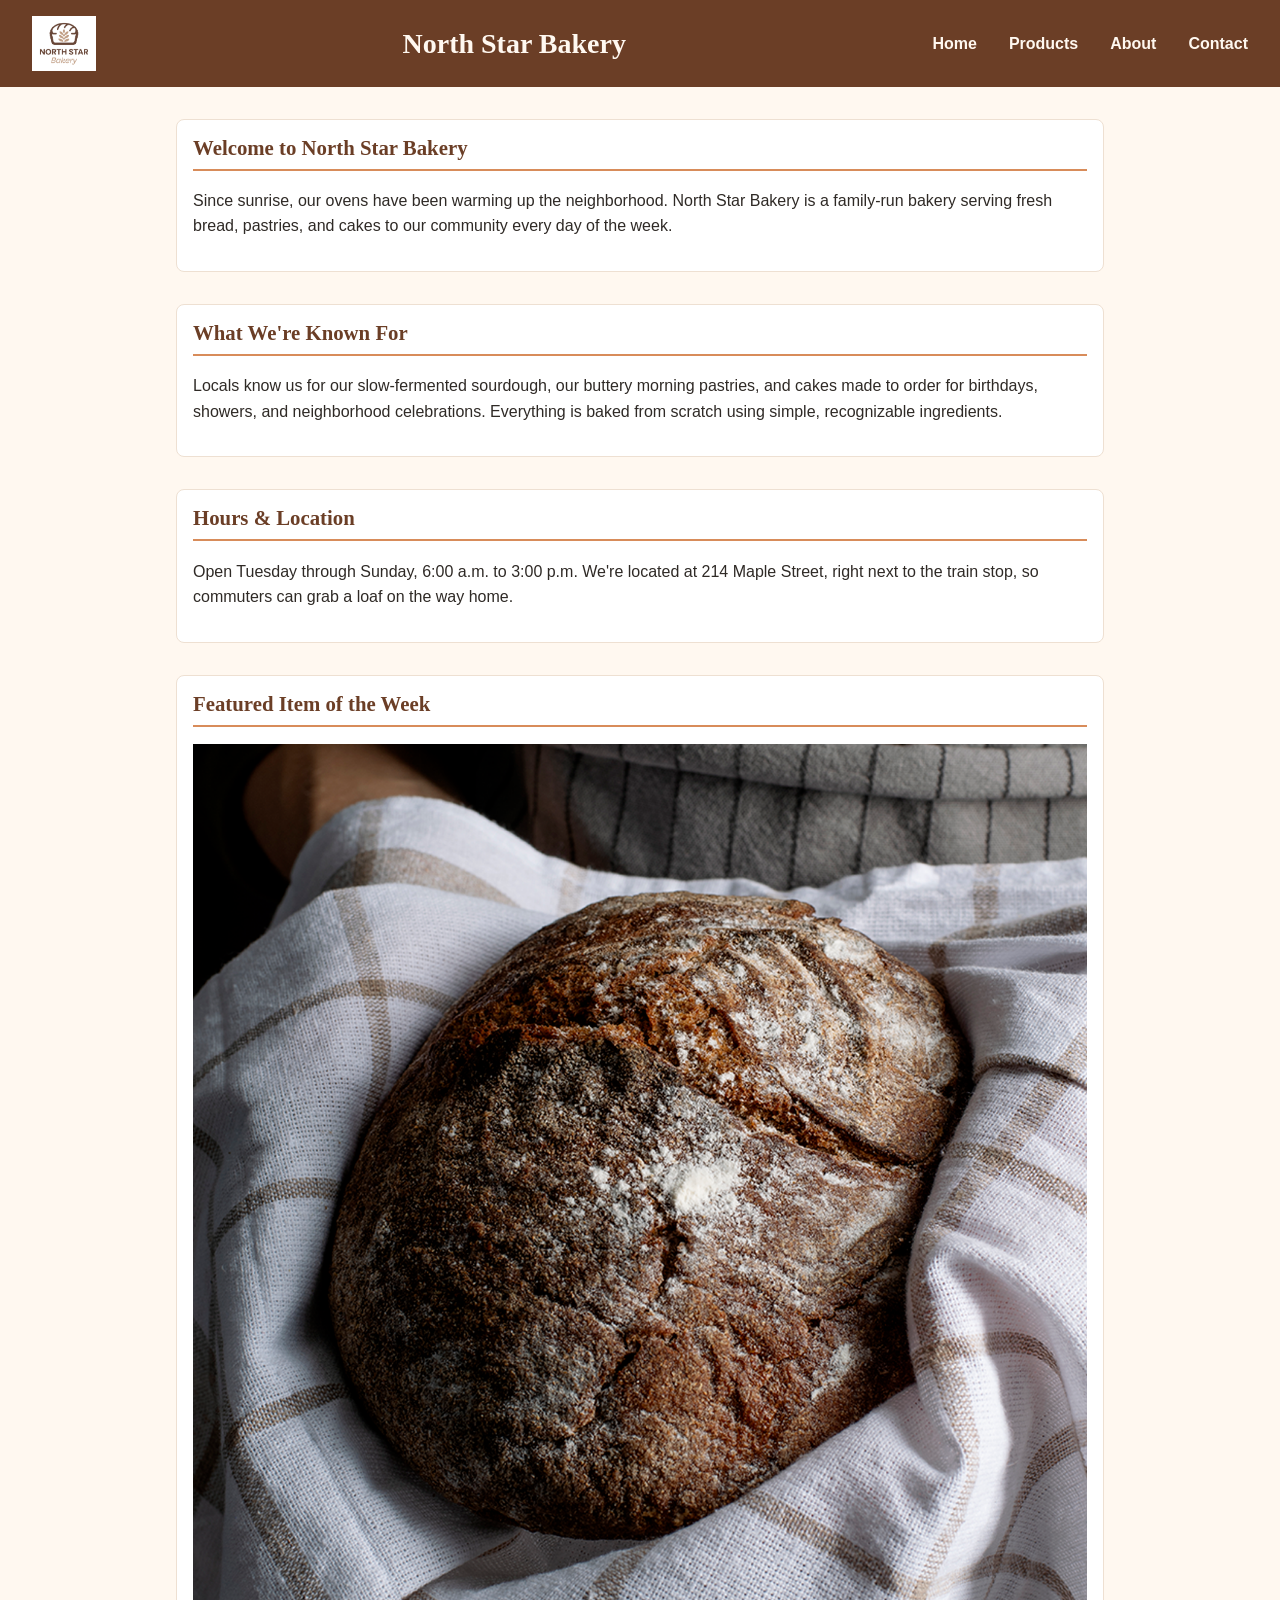
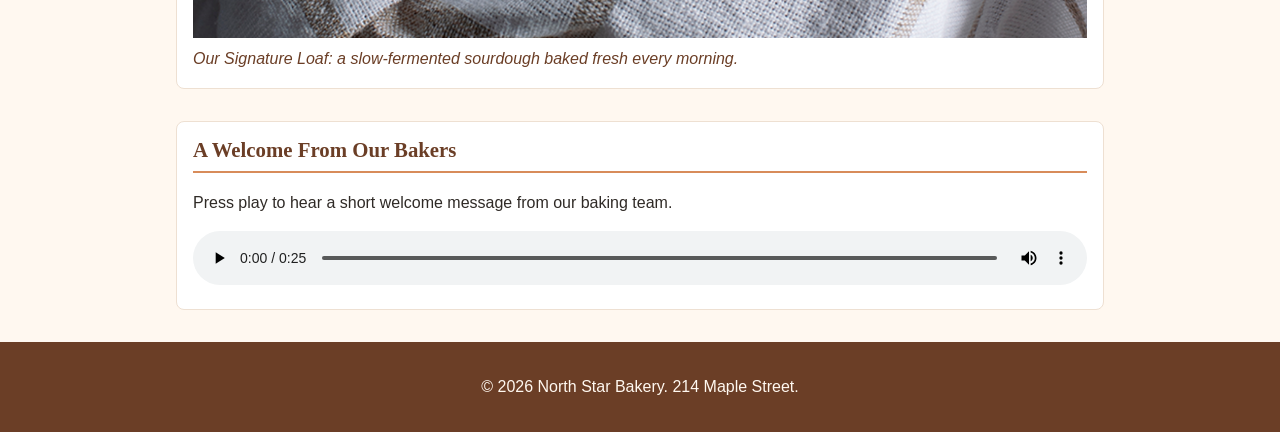
<file: index.html>
<!DOCTYPE html>
<html lang="en">
<head>
  <meta charset="UTF-8">
  <meta name="viewport" content="width=device-width, initial-scale=1.0">
  <title>North Star Bakery - Home</title>
  <link rel="stylesheet" href="styles.css">
</head>
<body>
  <header>
    <img src="media/bakery-logo.png" alt="North Star Bakery logo showing a stylized loaf of bread beneath a star">
    <h1>North Star Bakery</h1>
    <nav>
      <ul>
        <li><a href="index.html">Home</a></li>
        <li><a href="products.html">Products</a></li>
        <li><a href="about.html">About</a></li>
        <li><a href="contact.html">Contact</a></li>
      </ul>
    </nav>
  </header>

  <main>
    <section>
      <h2>Welcome to North Star Bakery</h2>
      <p>Since sunrise, our ovens have been warming up the neighborhood. North Star Bakery is a family-run bakery
        serving fresh bread, pastries, and cakes to our community every day of the week.</p>
    </section>

    <section>
      <h2>What We're Known For</h2>
      <p>Locals know us for our slow-fermented sourdough, our buttery morning pastries, and cakes made to order for
        birthdays, showers, and neighborhood celebrations. Everything is baked from scratch using simple,
        recognizable ingredients.</p>
    </section>

    <section>
      <h2>Hours &amp; Location</h2>
      <p>Open Tuesday through Sunday, 6:00 a.m. to 3:00 p.m. We're located at 214 Maple Street, right next to the
        train stop, so commuters can grab a loaf on the way home.</p>
    </section>

    <section>
      <h2>Featured Item of the Week</h2>
      <figure>
        <img src="media/bakery-signature-loaf.jpg" alt="Close-up of North Star Bakery's signature sourdough loaf with a golden, crackled crust">
        <figcaption>Our Signature Loaf: a slow-fermented sourdough baked fresh every morning.</figcaption>
      </figure>
    </section>

    <section>
      <h2>A Welcome From Our Bakers</h2>
      <p>Press play to hear a short welcome message from our baking team.</p>
      <audio controls>
        <source src="media/bakery-welcome.mp3" type="audio/mpeg">
        Your browser does not support embedded audio. You can
        <a href="media/bakery-welcome.mp3">download the welcome message</a> instead.
      </audio>
    </section>
  </main>

  <footer>
    <p>&copy; 2026 North Star Bakery. 214 Maple Street.</p>
  </footer>
</body>
</html>
</file>
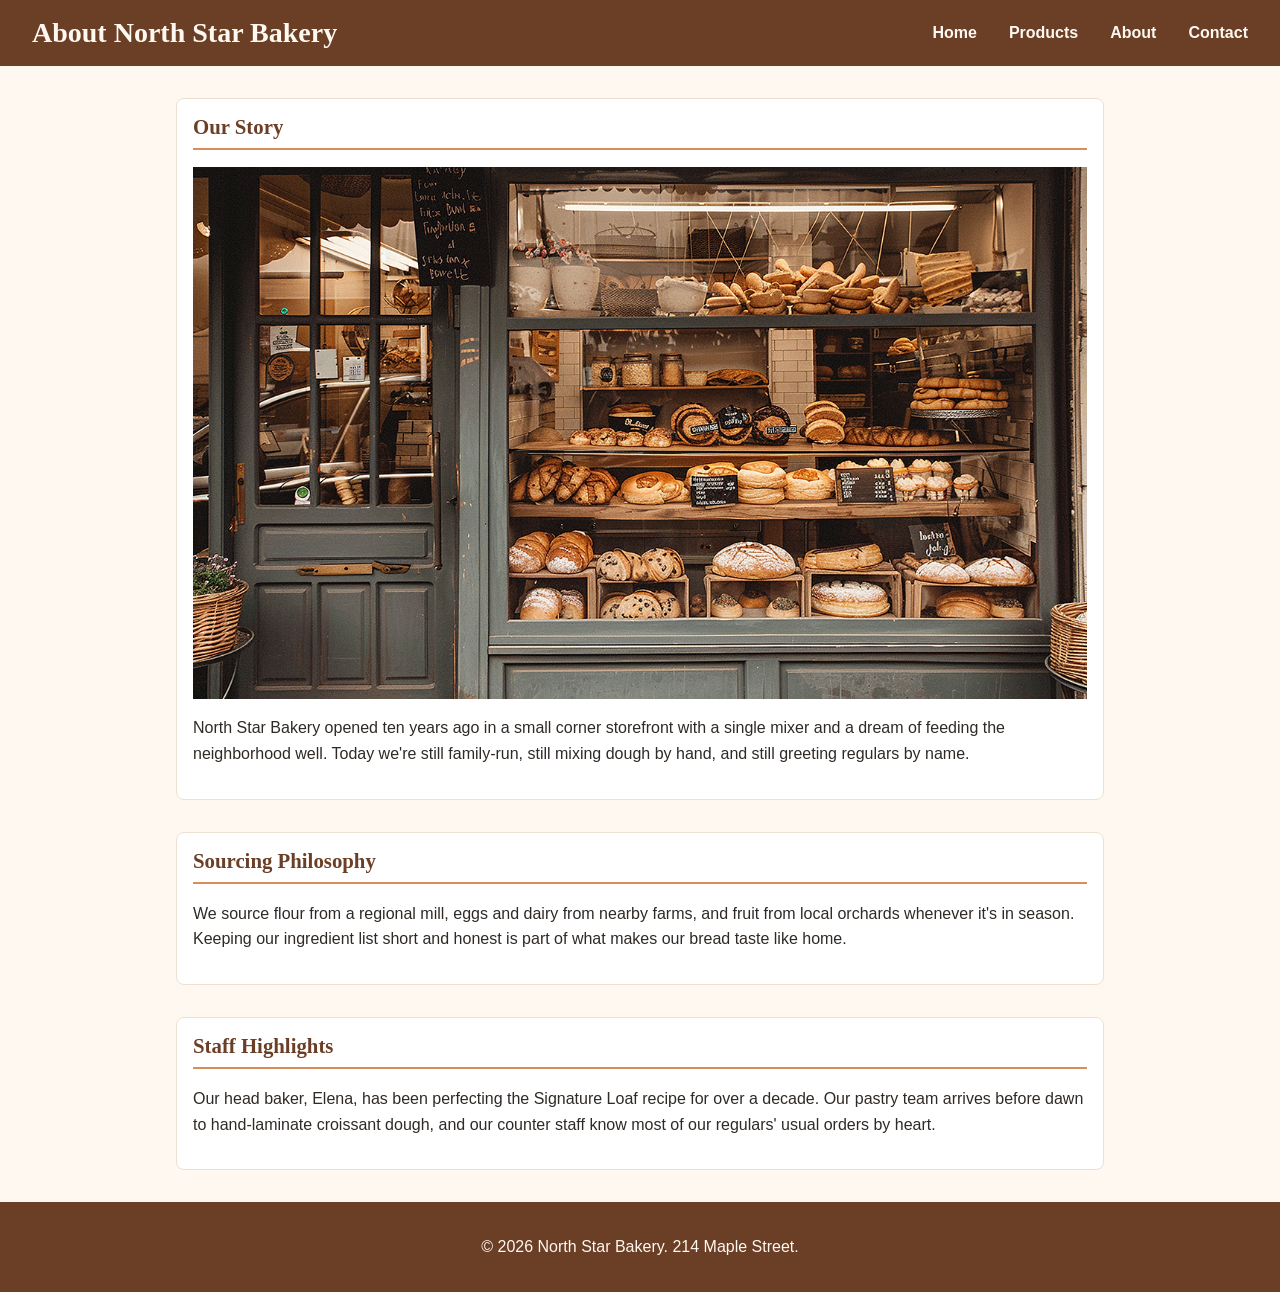
<file: about.html>
<!DOCTYPE html>
<html lang="en">
<head>
  <meta charset="UTF-8">
  <meta name="viewport" content="width=device-width, initial-scale=1.0">
  <title>North Star Bakery - About</title>
  <link rel="stylesheet" href="styles.css">
</head>
<body>
  <header>
    <h1>About North Star Bakery</h1>
    <nav>
      <ul>
        <li><a href="index.html">Home</a></li>
        <li><a href="products.html">Products</a></li>
        <li><a href="about.html">About</a></li>
        <li><a href="contact.html">Contact</a></li>
      </ul>
    </nav>
  </header>

  <main>
    <section>
      <h2>Our Story</h2>
      <img src="media/bakery-storefront.jpg" alt="Storefront of North Star Bakery with warm lighting and a striped awning">
      <p>North Star Bakery opened ten years ago in a small corner storefront with a single mixer and a dream of
        feeding the neighborhood well. Today we're still family-run, still mixing dough by hand, and still
        greeting regulars by name.</p>
    </section>

    <section>
      <h2>Sourcing Philosophy</h2>
      <p>We source flour from a regional mill, eggs and dairy from nearby farms, and fruit from local orchards
        whenever it's in season. Keeping our ingredient list short and honest is part of what makes our bread
        taste like home.</p>
    </section>

    <section>
      <h2>Staff Highlights</h2>
      <p>Our head baker, Elena, has been perfecting the Signature Loaf recipe for over a decade. Our pastry team
        arrives before dawn to hand-laminate croissant dough, and our counter staff know most of our regulars'
        usual orders by heart.</p>
    </section>
  </main>

  <footer>
    <p>&copy; 2026 North Star Bakery. 214 Maple Street.</p>
  </footer>
</body>
</html>
</file>
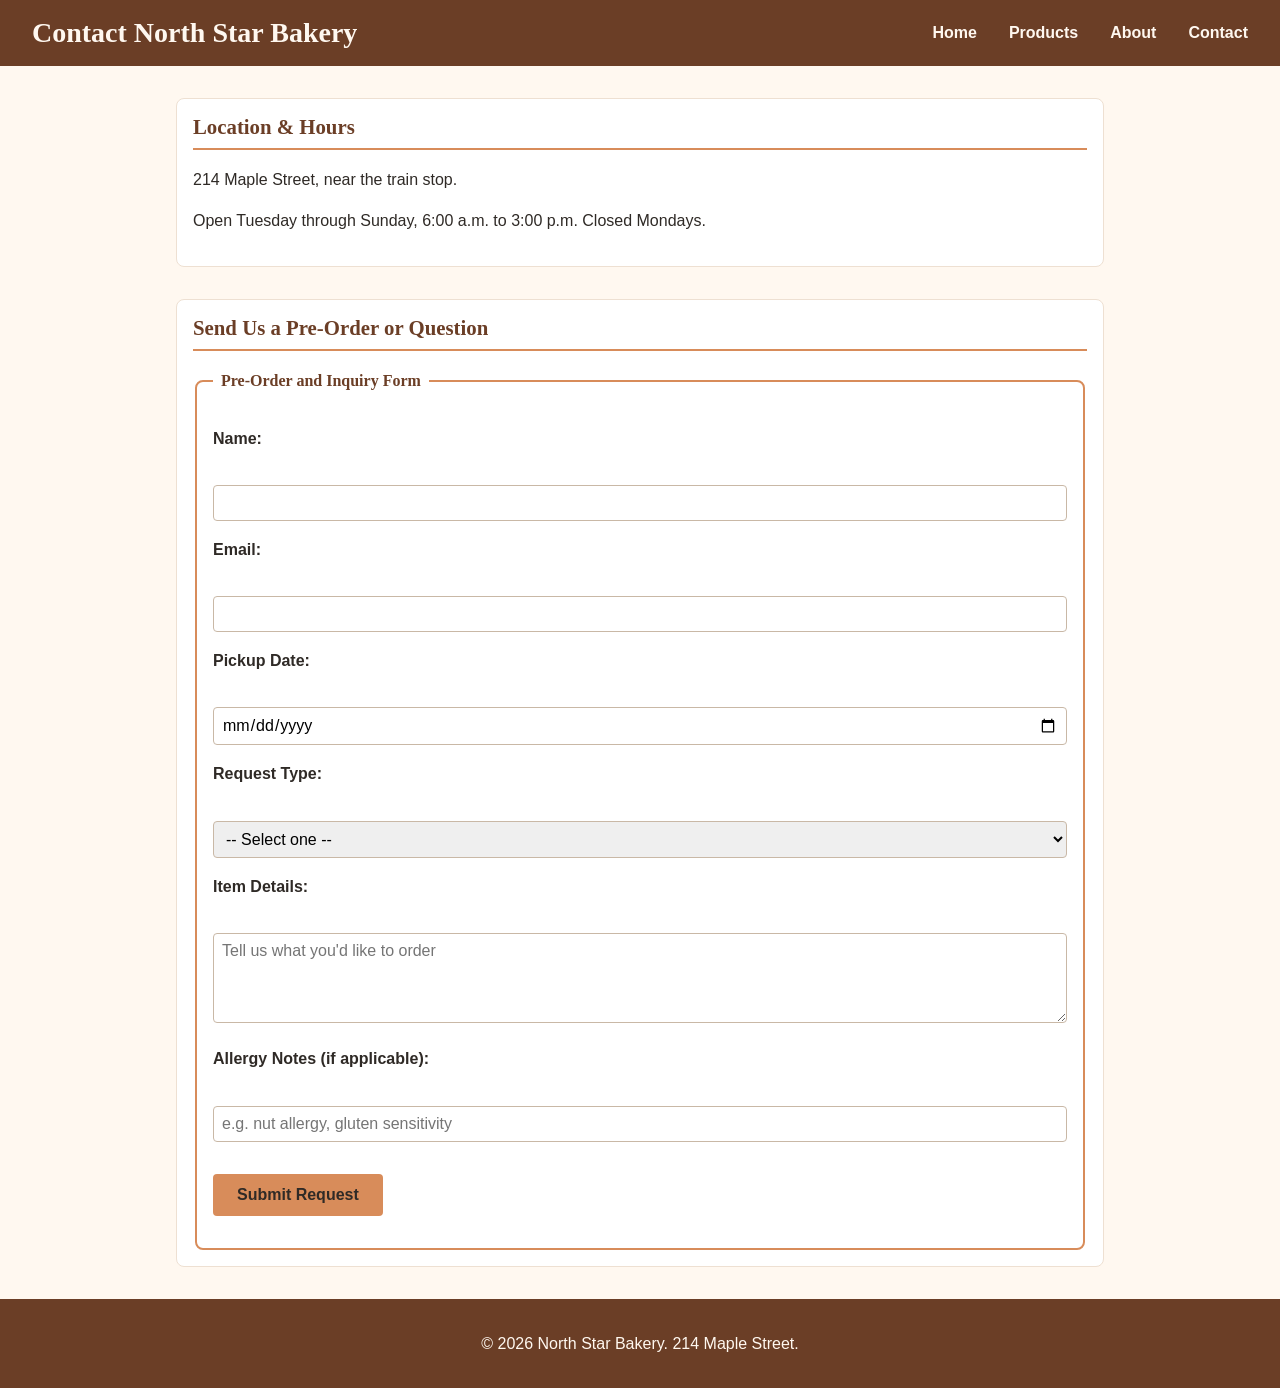
<file: contact.html>
<!DOCTYPE html>
<html lang="en">
<head>
  <meta charset="UTF-8">
  <meta name="viewport" content="width=device-width, initial-scale=1.0">
  <title>North Star Bakery - Contact</title>
  <link rel="stylesheet" href="styles.css">
</head>
<body>
  <header>
    <h1>Contact North Star Bakery</h1>
    <nav>
      <ul>
        <li><a href="index.html">Home</a></li>
        <li><a href="products.html">Products</a></li>
        <li><a href="about.html">About</a></li>
        <li><a href="contact.html">Contact</a></li>
      </ul>
    </nav>
  </header>

  <main>
    <section>
      <h2>Location &amp; Hours</h2>
      <p>214 Maple Street, near the train stop.</p>
      <p>Open Tuesday through Sunday, 6:00 a.m. to 3:00 p.m. Closed Mondays.</p>
    </section>

    <section>
      <h2>Send Us a Pre-Order or Question</h2>
      <form action="#" method="post">
        <fieldset>
          <legend>Pre-Order and Inquiry Form</legend>

          <p>
            <label for="name">Name:</label><br>
            <input type="text" id="name" name="name" required minlength="2">
          </p>

          <p>
            <label for="email">Email:</label><br>
            <input type="email" id="email" name="email" required>
          </p>

          <p>
            <label for="pickup-date">Pickup Date:</label><br>
            <input type="date" id="pickup-date" name="pickup-date" required>
          </p>

          <p>
            <label for="request-type">Request Type:</label><br>
            <select id="request-type" name="request-type" required>
              <option value="">-- Select one --</option>
              <option value="preorder">Pre-Order</option>
              <option value="question">General Question</option>
            </select>
          </p>

          <p>
            <label for="item-details">Item Details:</label><br>
            <textarea id="item-details" name="item-details" rows="4" cols="40"
              placeholder="Tell us what you'd like to order" required></textarea>
          </p>

          <p>
            <label for="allergy-notes">Allergy Notes (if applicable):</label><br>
            <input type="text" id="allergy-notes" name="allergy-notes" pattern="[A-Za-z0-9 ,.'-]*"
              placeholder="e.g. nut allergy, gluten sensitivity">
          </p>

          <p>
            <button type="submit">Submit Request</button>
          </p>
        </fieldset>
      </form>
    </section>
  </main>

  <footer>
    <p>&copy; 2026 North Star Bakery. 214 Maple Street.</p>
  </footer>
</body>
</html>
</file>
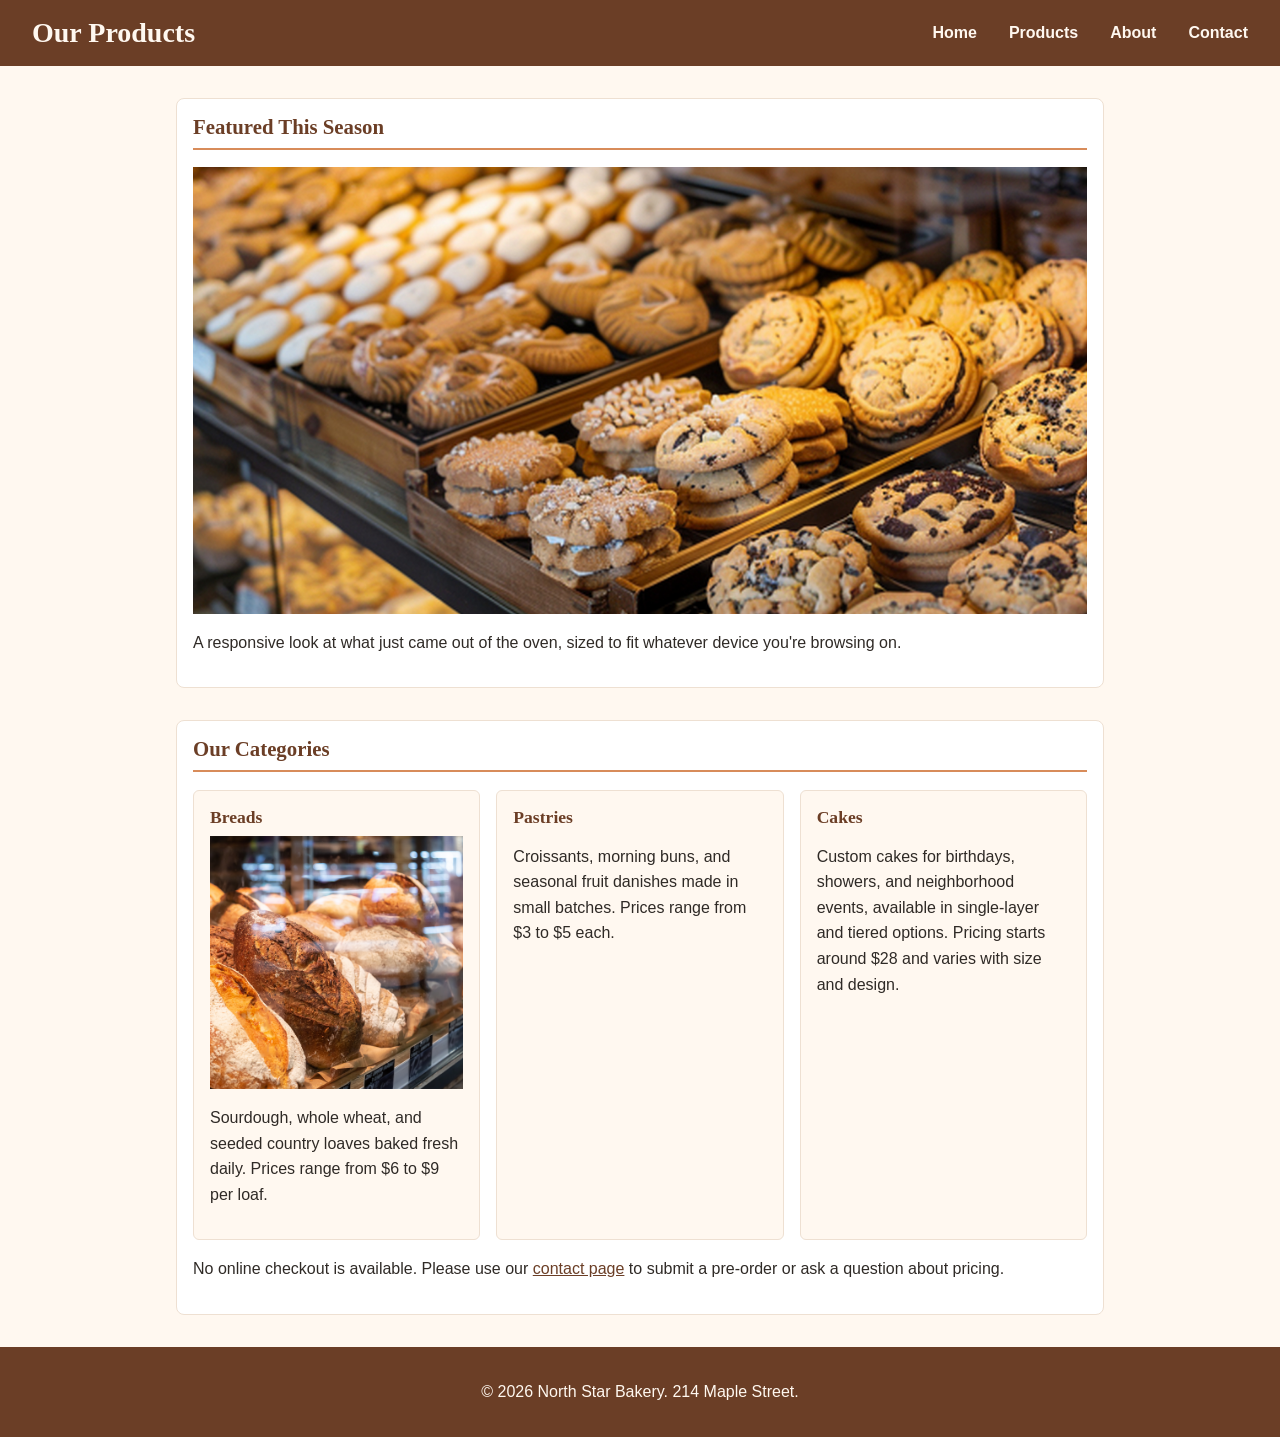
<file: products.html>
<!DOCTYPE html>
<html lang="en">
<head>
  <meta charset="UTF-8">
  <meta name="viewport" content="width=device-width, initial-scale=1.0">
  <title>North Star Bakery - Products</title>
  <link rel="stylesheet" href="styles.css">
</head>
<body>
  <header>
    <h1>Our Products</h1>
    <nav>
      <ul>
        <li><a href="index.html">Home</a></li>
        <li><a href="products.html">Products</a></li>
        <li><a href="about.html">About</a></li>
        <li><a href="contact.html">Contact</a></li>
      </ul>
    </nav>
  </header>

  <main>
    <section>
      <h2>Featured This Season</h2>
      <picture>
        <source media="(min-width: 800px)" srcset="media/bakery-feature-large.jpg">
        <source media="(max-width: 799px)" srcset="media/bakery-feature-small.jpg">
        <img src="media/bakery-feature-small.jpg" alt="Assortment of fresh pastries and loaves arranged in the bakery display case">
      </picture>
      <p>A responsive look at what just came out of the oven, sized to fit whatever device you're browsing on.</p>
    </section>

    <section>
      <h2>Our Categories</h2>
      <div class="card-group">
        <div>
          <h3>Breads</h3>
          <img src="media/bakery-bread.jpg" alt="Row of freshly baked rustic bread loaves cooling on a wire rack">
          <p>Sourdough, whole wheat, and seeded country loaves baked fresh daily. Prices range from $6 to $9 per
            loaf.</p>
        </div>

        <div>
          <h3>Pastries</h3>
          <p>Croissants, morning buns, and seasonal fruit danishes made in small batches. Prices range from $3 to
            $5 each.</p>
        </div>

        <div>
          <h3>Cakes</h3>
          <p>Custom cakes for birthdays, showers, and neighborhood events, available in single-layer and tiered
            options. Pricing starts around $28 and varies with size and design.</p>
        </div>
      </div>
      <p>No online checkout is available. Please use our <a href="contact.html">contact page</a> to submit a
        pre-order or ask a question about pricing.</p>
    </section>
  </main>

  <footer>
    <p>&copy; 2026 North Star Bakery. 214 Maple Street.</p>
  </footer>
</body>
</html>
</file>
<file: styles.css>
/* =========================================================
   North Star Bakery - styles.css
   Visual design system: 4 colors, 2 font families, mobile-first
   ========================================================= */

:root {
  --color-cream: #FFF8F0;     /* page background */
  --color-brown: #6B3E26;     /* headings, header/footer background */
  --color-peach: #D88C5A;     /* accents, buttons, highlights */
  --color-charcoal: #2F2A26;  /* body text */

  --font-heading: Georgia, 'Times New Roman', serif;
  --font-body: Verdana, Arial, Helvetica, sans-serif;

  --space-sm: 0.5rem;
  --space-md: 1rem;
  --space-lg: 2rem;
}

/* ---------- Base / reset ---------- */
* {
  box-sizing: border-box;
}

body {
  margin: 0;
  font-family: var(--font-body);
  background-color: var(--color-cream);
  color: var(--color-charcoal);
  line-height: 1.6;
}

h1, h2, h3 {
  font-family: var(--font-heading);
  color: var(--color-brown);
  line-height: 1.2;
}

h3 {
  font-size: 1.1rem;
  margin: 0 0 var(--space-sm);
}

h1 {
  font-size: 1.75rem;
  margin: 0;
}

h2 {
  font-size: 1.3rem;
  border-bottom: 2px solid var(--color-peach);
  padding-bottom: var(--space-sm);
  margin-top: 0;
}

a {
  color: var(--color-brown);
}

a:hover,
a:focus {
  color: var(--color-peach);
}

img {
  max-width: 100%;
  height: auto;
  display: block;
}

/* ---------- Header & navigation ---------- */
header {
  background-color: var(--color-brown);
  color: var(--color-cream);
  padding: var(--space-md);
}

header h1 {
  color: var(--color-cream);
}

header img {
  width: 64px;
  margin-bottom: var(--space-sm);
}

nav ul {
  list-style: none;
  margin: var(--space-md) 0 0;
  padding: 0;
  display: flex;
  flex-direction: column;
  gap: var(--space-sm);
}

nav a {
  color: var(--color-cream);
  text-decoration: none;
  font-weight: bold;
}

nav a:hover,
nav a:focus {
  color: var(--color-peach);
}

/* ---------- Layout ---------- */
main {
  max-width: 960px;
  margin: 0 auto;
  padding: var(--space-lg) var(--space-md);
  display: flex;
  flex-direction: column;
  gap: var(--space-lg);
}

section {
  background-color: #fff;
  border: 1px solid #eee0d2;
  border-radius: 8px;
  padding: var(--space-md);
}

/* Card-style layout used for grouped content (e.g. product categories) */
.card-group {
  display: flex;
  flex-direction: column;
  gap: var(--space-md);
}

.card-group > div {
  flex: 1;
  padding: var(--space-md);
  background-color: var(--color-cream);
  border: 1px solid #eee0d2;
  border-radius: 6px;
}

/* ---------- Figures & media ---------- */
figure {
  margin: 0;
}

figcaption {
  font-style: italic;
  color: var(--color-brown);
  margin-top: var(--space-sm);
}

video,
audio {
  width: 100%;
}

/* ---------- Forms ---------- */
fieldset {
  border: 2px solid var(--color-peach);
  border-radius: 8px;
  padding: var(--space-md);
}

legend {
  font-family: var(--font-heading);
  color: var(--color-brown);
  padding: 0 var(--space-sm);
  font-weight: bold;
}

label {
  font-weight: bold;
  display: block;
  margin-top: var(--space-md);
}

input,
select,
textarea {
  width: 100%;
  padding: var(--space-sm);
  margin-top: var(--space-sm);
  border: 1px solid #c9b8a6;
  border-radius: 4px;
  font-family: var(--font-body);
  font-size: 1rem;
}

button {
  margin-top: var(--space-md);
  background-color: var(--color-peach);
  color: var(--color-charcoal);
  border: none;
  padding: 0.75rem 1.5rem;
  border-radius: 4px;
  font-weight: bold;
  font-size: 1rem;
  cursor: pointer;
}

button:hover,
button:focus {
  background-color: var(--color-brown);
  color: var(--color-cream);
}

/* ---------- Footer ---------- */
footer {
  background-color: var(--color-brown);
  color: var(--color-cream);
  text-align: center;
  padding: var(--space-md);
}

/* =========================================================
   Responsive layout: larger screens (tablet and up)
   ========================================================= */
@media (min-width: 700px) {
  header {
    display: flex;
    align-items: center;
    justify-content: space-between;
    padding: var(--space-md) var(--space-lg);
  }

  header img {
    margin-bottom: 0;
  }

  nav ul {
    flex-direction: row;
    margin-top: 0;
    gap: var(--space-lg);
  }

  .card-group {
    flex-direction: row;
  }
}
</file>
